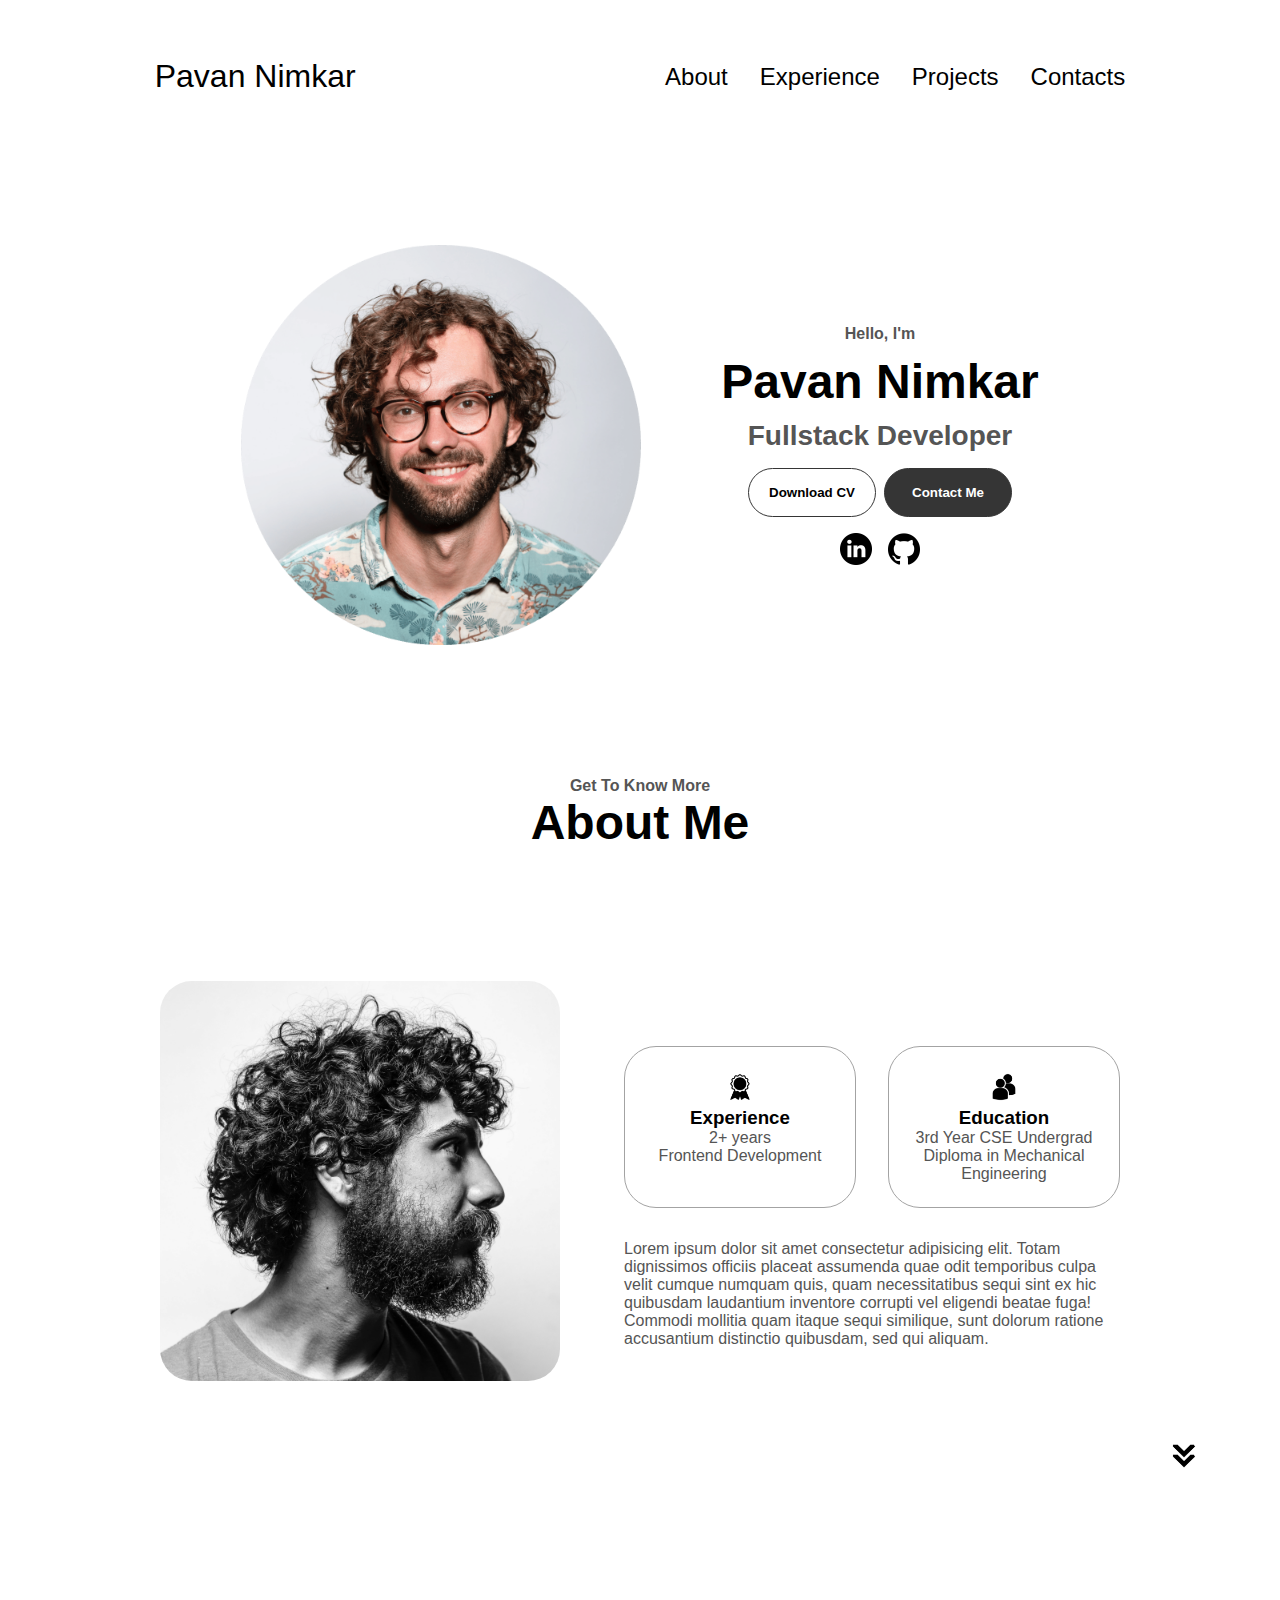
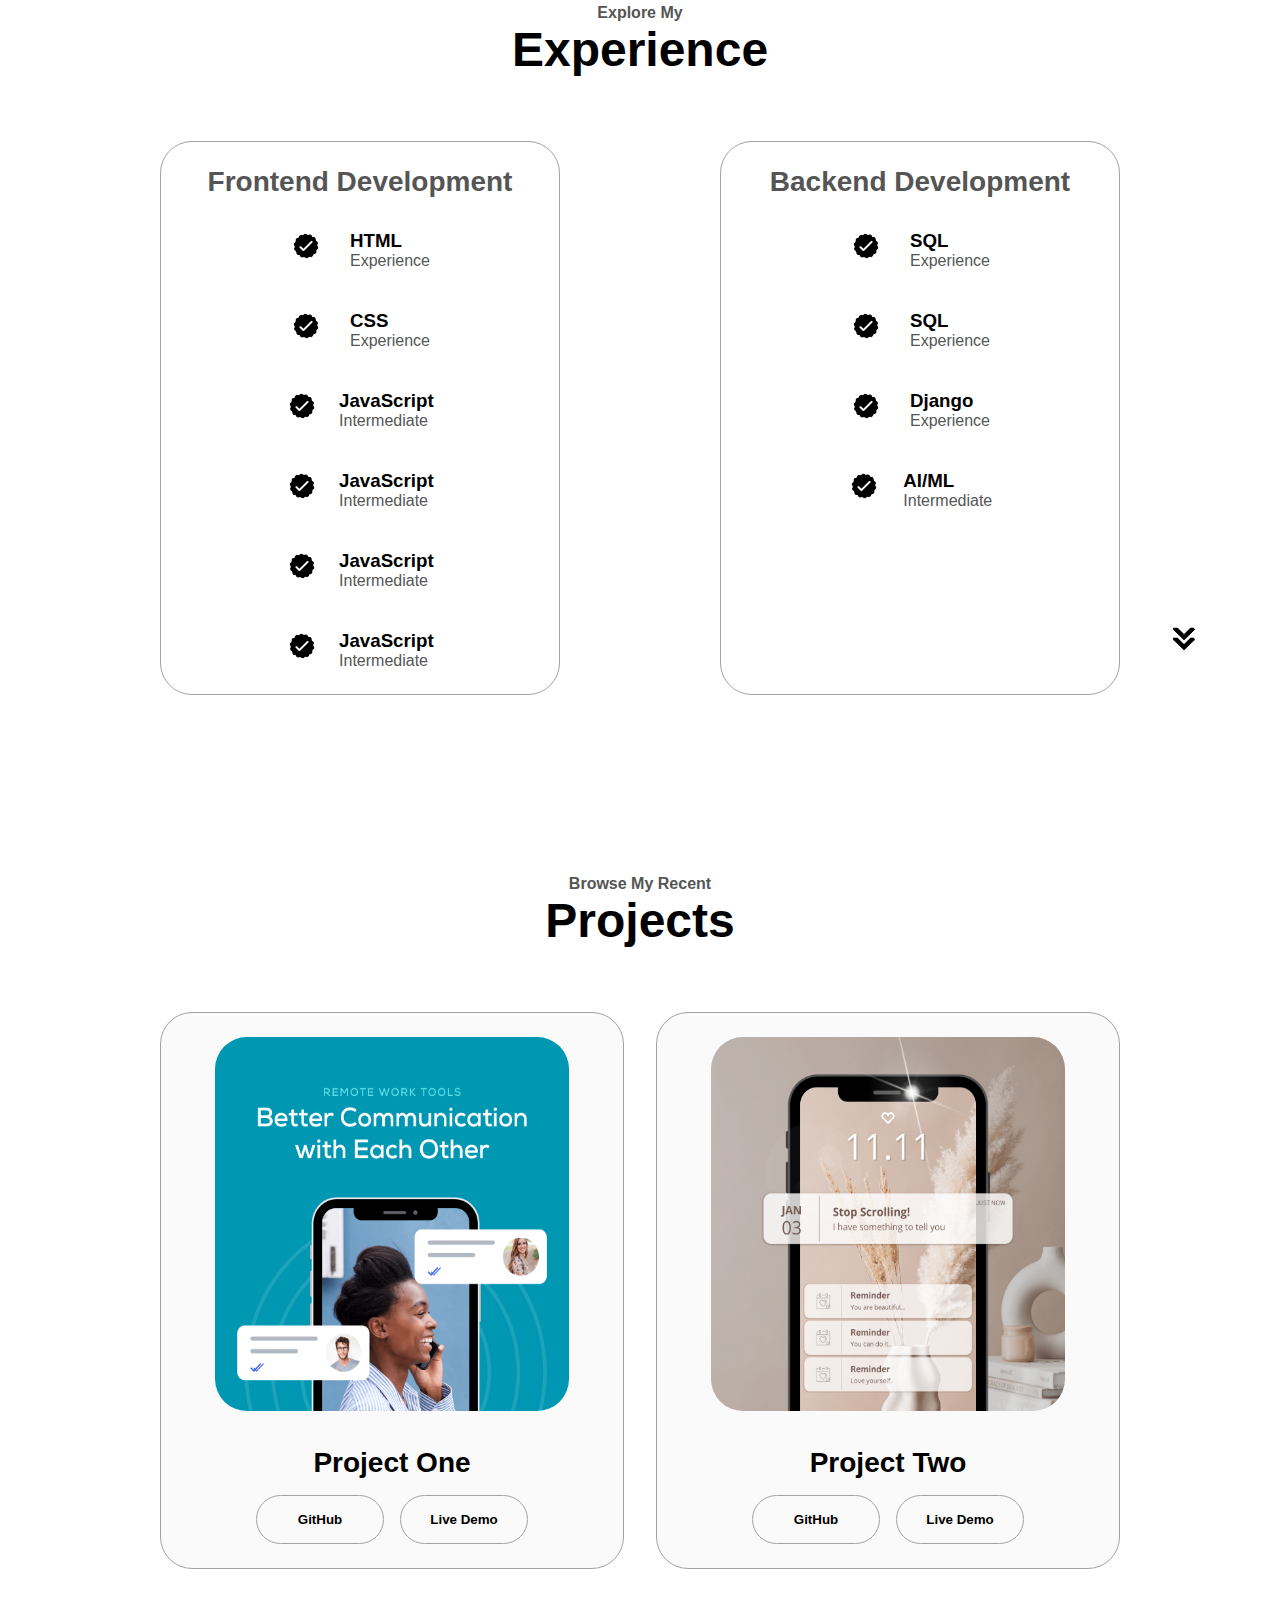
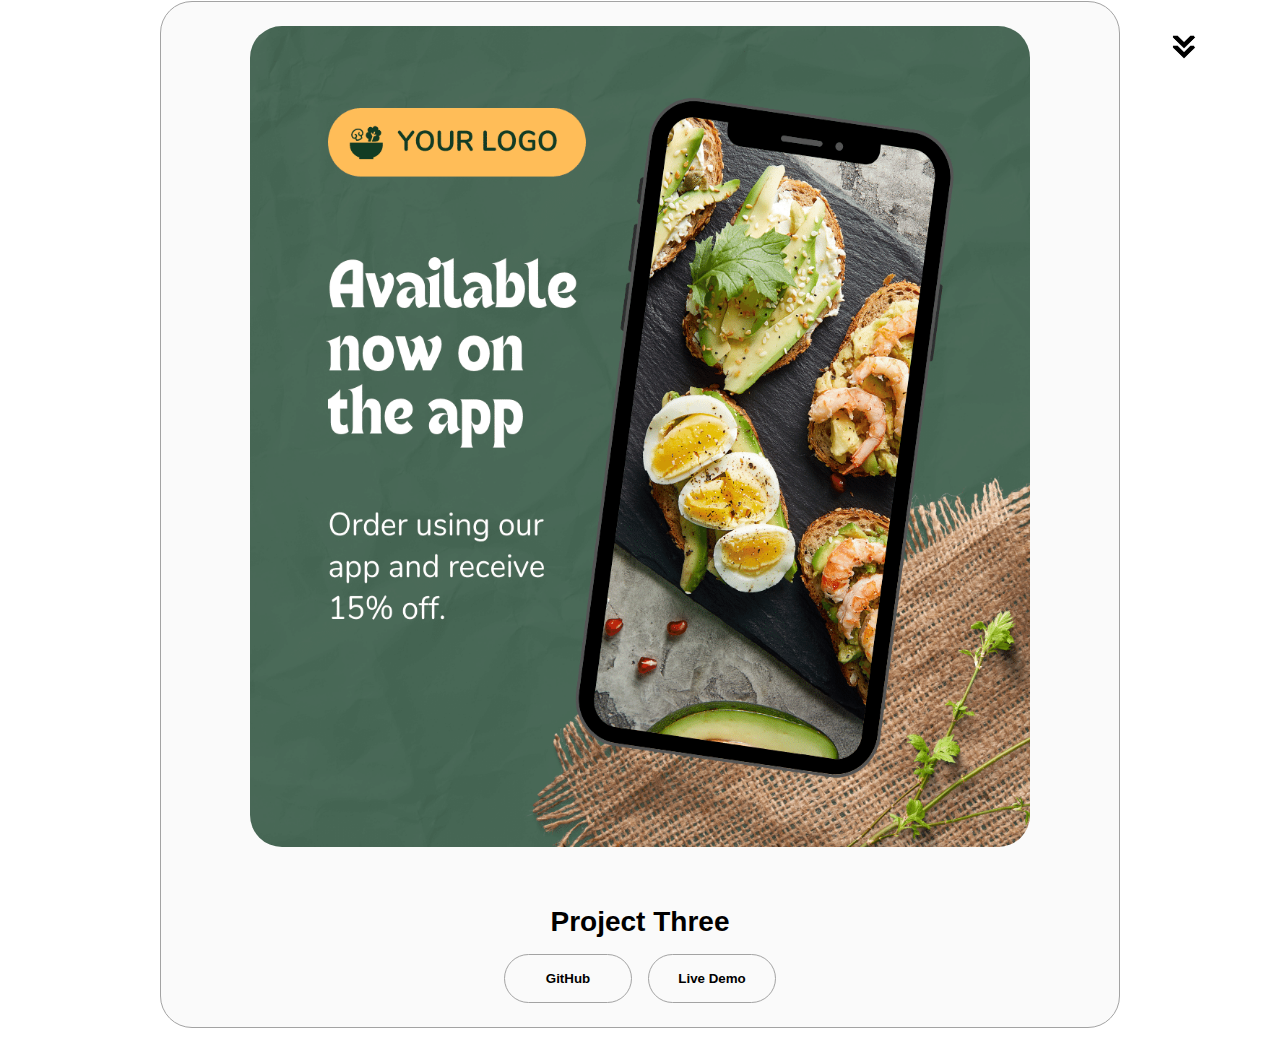
<file: Portfolio Website/index.html>
<!DOCTYPE html>
<html lang="en">
  <head>
    <meta charset="UTF-8" />
    <meta name="viewport" content="width=device-width, initial-scale=1.0" />
    <title>Pavan Nimkar</title>
    <link rel="icon" href="assets/file.png" type="images/x-icon" />
    <link rel="stylesheet" href="styles.css" />
    <link rel="stylesheet" href="mediaqueries.css" />
  </head>
  <body>
    <!-- Navigation Bar -->
    <nav class="desktop-nav">
      <div class="logo">Pavan Nimkar</div>
      <div>
        <ul class="nav-links">
          <li><a href="#about">About</a></li>
          <li><a href="#experience">Experience</a></li>
          <li><a href="#projects">Projects</a></li>
          <li><a href="#contacts">Contacts</a></li>
        </ul>
      </div>
    </nav>
    <!-- hamburger nav -->
    <nav id="hamburger-nav">
      <div class="logo">Pavan Nimkar</div>
      <div class="hamburger-menu">
        <div class="hamburger-icon" onclick="toggleMenu()">
          <span></span>
          <span></span>
          <span></span>
        </div>
        <div class="menu-links">
          <li><a href="#about" onclick="toggleMenu()">About</a></li>
          <li><a href="#experience" onclick="toggleMenu()">Experience</a></li>
          <li><a href="#projects" onclick="toggleMenu()">Projects</a></li>
          <li><a href="#contacts" onclick="toggleMenu()">Contacts</a></li>
        </div>
      </div>
    </nav>
    <!-- Hero Section -->
    <section id="profile">
      <div class="section__pic-container">
        <img src="./assets/profile-pic.png" alt="John Profile Picture" />
      </div>
      <div class="section__text__btn">
        <div class="section__text">
          <div class="section__text__p1">Hello, I'm</div>
          <h1 class="title">Pavan Nimkar</h1>
          <div class="section__text__p2">Fullstack Developer</div>
        </div>
        <div class="btn-container">
          <div class="btns">
            <button
              class="btn btn-color-2"
              onclick="window.open('./assets/resume-example.pdf')"
            >
              Download CV
            </button>
            <button
              class="btn btn-color-1"
              onclick="location.href='./#contact'"
            >
              Contact Me
            </button>
          </div>

          <div id="socials-container">
            <img
              src="./assets/linkedin.png"
              alt="My linkedin Profile"
              class="icon"
              onclick="location.href='https://linkedin.com'"
            />
            <img
              src="./assets/github.png"
              alt="My GitHub Profile"
              class="icon"
              onclick="location.href='https://github.com'"
            />
          </div>
        </div>
      </div>
    </section>
    <!-- About Section -->
    <section id="about">
      <div class="section__text__p1">Get To Know More</div>
      <h1 class="title">About Me</h1>
      <div class="section-container">
        <div class="section__pic-container">
          <img
            src="./assets/about-pic.png"
            alt="profile-pic"
            class="about-pic"
          />
        </div>
        <div class="about-details-container">
          <div class="about-containers">
            <div class="details-container">
              <img
                src="./assets/experience.png"
                alt="experience-icon"
                class="icon"
              />
              <h3>Experience</h3>
              <p>2+ years <br />Frontend Development</p>
            </div>
            <div class="details-container">
              <img
                src="./assets/education.png"
                alt="education-icon"
                class="icon"
              />
              <h3>Education</h3>
              <p>
                3rd Year CSE Undergrad<br />Diploma in Mechanical Engineering
              </p>
            </div>
          </div>
          <div class="text-container">
            <p>
              Lorem ipsum dolor sit amet consectetur adipisicing elit. Totam
              dignissimos officiis placeat assumenda quae odit temporibus culpa
              velit cumque numquam quis, quam necessitatibus sequi sint ex hic
              quibusdam laudantium inventore corrupti vel eligendi beatae fuga!
              Commodi mollitia quam itaque sequi similique, sunt dolorum ratione
              accusantium distinctio quibusdam, sed qui aliquam.
            </p>
          </div>
        </div>
      </div>
      <img
        src="./assets/arrow.png"
        alt="arrow"
        class="icon arrow"
        onclick="location.href='./#experience'"
      />
    </section>
    <!-- Experience Section -->
    <section id="experience">
      <p class="section__text__p1">Explore My</p>
      <h1 class="title">Experience</h1>
      <div class="experience-details-container">
        <div class="about-container exp">
          <div class="details-container">
            <h2 class="experience-sub-title">Frontend Development</h2>
            <div class="article-container">
              <article>
                <img
                  src="./assets/checkmark.png"
                  alt="checkmark"
                  class="icon"
                />
                <div>
                  <h3>HTML</h3>
                  <p>Experience</p>
                </div>
              </article>
              <article>
                <img
                  src="./assets/checkmark.png"
                  alt="checkmark"
                  class="icon"
                />
                <div>
                  <h3>CSS</h3>
                  <p>Experience</p>
                </div>
              </article>
              <article>
                <img
                  src="./assets/checkmark.png"
                  alt="checkmark"
                  class="icon"
                />
                <div>
                  <h3>JavaScript</h3>
                  <p>Intermediate</p>
                </div>
              </article>
              <article>
                <img
                  src="./assets/checkmark.png"
                  alt="checkmark"
                  class="icon"
                />
                <div>
                  <h3>JavaScript</h3>
                  <p>Intermediate</p>
                </div>
              </article>
              <article>
                <img
                  src="./assets/checkmark.png"
                  alt="checkmark"
                  class="icon"
                />
                <div>
                  <h3>JavaScript</h3>
                  <p>Intermediate</p>
                </div>
              </article>
              <article>
                <img
                  src="./assets/checkmark.png"
                  alt="checkmark"
                  class="icon"
                />
                <div>
                  <h3>JavaScript</h3>
                  <p>Intermediate</p>
                </div>
              </article>
            </div>
          </div>
          <div class="details-container">
            <h2 class="experience-sub-title">Backend Development</h2>
            <div class="article-container">
              <article>
                <img
                  src="./assets/checkmark.png"
                  alt="checkmark"
                  class="icon"
                />
                <div>
                  <h3>SQL</h3>
                  <p>Experience</p>
                </div>
              </article>
              <article>
                <img
                  src="./assets/checkmark.png"
                  alt="checkmark"
                  class="icon"
                />
                <div>
                  <h3>SQL</h3>
                  <p>Experience</p>
                </div>
              </article>
              <article>
                <img
                  src="./assets/checkmark.png"
                  alt="checkmark"
                  class="icon"
                />
                <div>
                  <h3>Django</h3>
                  <p>Experience</p>
                </div>
              </article>
              <article>
                <img
                  src="./assets/checkmark.png"
                  alt="checkmark"
                  class="icon"
                />
                <div>
                  <h3>AI/ML</h3>
                  <p>Intermediate</p>
                </div>
              </article>
            </div>
          </div>
        </div>
      </div>
      <img
        src="./assets/arrow.png"
        alt="arrow"
        class="icon arrow"
        onclick="location.href='./#experience'"
      />
    </section>
    <!-- Projects Section -->
    <section id="projects">
      <p class="section__text__p1">Browse My Recent</p>
      <h1 class="title">Projects</h1>
      <div class="experience-details-container">
        <div class="about-containers project-containers">
          <div class="details-container color-container">
            <div class="article-container">
              <img
                src="./assets/project-1.png"
                alt="project-1"
                class="project-img"
              />
            </div>
            <div class="experience-sub-title project-title">Project One</div>
            <div class="btn-container project-btns">
              <button
                class="btn btn-color-2 project-btn"
                onclick="location.href='https://github.com'"
              >
                GitHub
              </button>
              <button
                class="btn btn-color-2 project-btn"
                onclick="location.href='https://github.com'"
              >
                Live Demo
              </button>
            </div>
          </div>
          <div class="details-container color-container">
            <div class="article-container">
              <img
                src="./assets/project-2.png"
                alt="project-1"
                class="project-img"
              />
            </div>
            <div class="experience-sub-title project-title">Project Two</div>
            <div class="btn-container project-btns">
              <button
                class="btn btn-color-2 project-btn"
                onclick="location.href='https://github.com'"
              >
                GitHub
              </button>
              <button
                class="btn btn-color-2 project-btn"
                onclick="location.href='https://github.com'"
              >
                Live Demo
              </button>
            </div>
          </div>
          <div class="details-container color-container">
            <div class="article-container">
              <img
                src="./assets/project-3.png"
                alt="project-1"
                class="project-img"
              />
            </div>
            <div class="experience-sub-title project-title">Project Three</div>
            <div class="btn-container project-btns">
              <button
                class="btn btn-color-2 project-btn"
                onclick="location.href='https://github.com'"
              >
                GitHub
              </button>
              <button
                class="btn btn-color-2 project-btn"
                onclick="location.href='https://github.com'"
              >
                Live Demo
              </button>
            </div>
          </div>
        </div>
      </div>
      <img
        src="./assets/arrow.png"
        alt="arrow"
        class="icon arrow"
        onclick="location.href='./#experience'"
      />
    </section>
    <section id="contacts">
      <p class="section__text__p1">Get In Touch</p>
      <h1 class="title">Contact Me</h1>
      <div class="contact-info-upper-container">
        <div class="contact-info-container">
          <a href="mailto:pavannnimkar@gmail.com"
            ><img
              src="./assets/email.png"
              alt="email"
              class="icon contact-icon email-icon"
          /></a>
          <p><a href="mailto:pavannnimkar@gmail.com">Gmail</a></p>
        </div>

        <div class="contact-info-container">
          <a href="https://linkedin.com"
            ><img
              src="./assets/linkedin.png"
              alt="email"
              class="icon contact-icon"
          /></a>
          <p><a href="https://linkedin.com">LinkedIn</a></p>
        </div>
      </div>
    </section>
    <!-- Footer -->
    <footer>
      <nav class="footer-nav">
        <div class="nav-links-container">
          <ul class="nav-links">
            <li><a href="#about">About</a></li>
            <li><a href="#experience">Experience</a></li>
            <li><a href="#projects">Projects</a></li>
            <li><a href="#contacts">Contacts</a></li>
          </ul>
        </div>
      </nav>
      <p>Copyright &#169; 2024 Pavan Nimkar. All Rights Reserved</p>
    </footer>
    <script src="script.js"></script>
  </body>
</html>
</file>
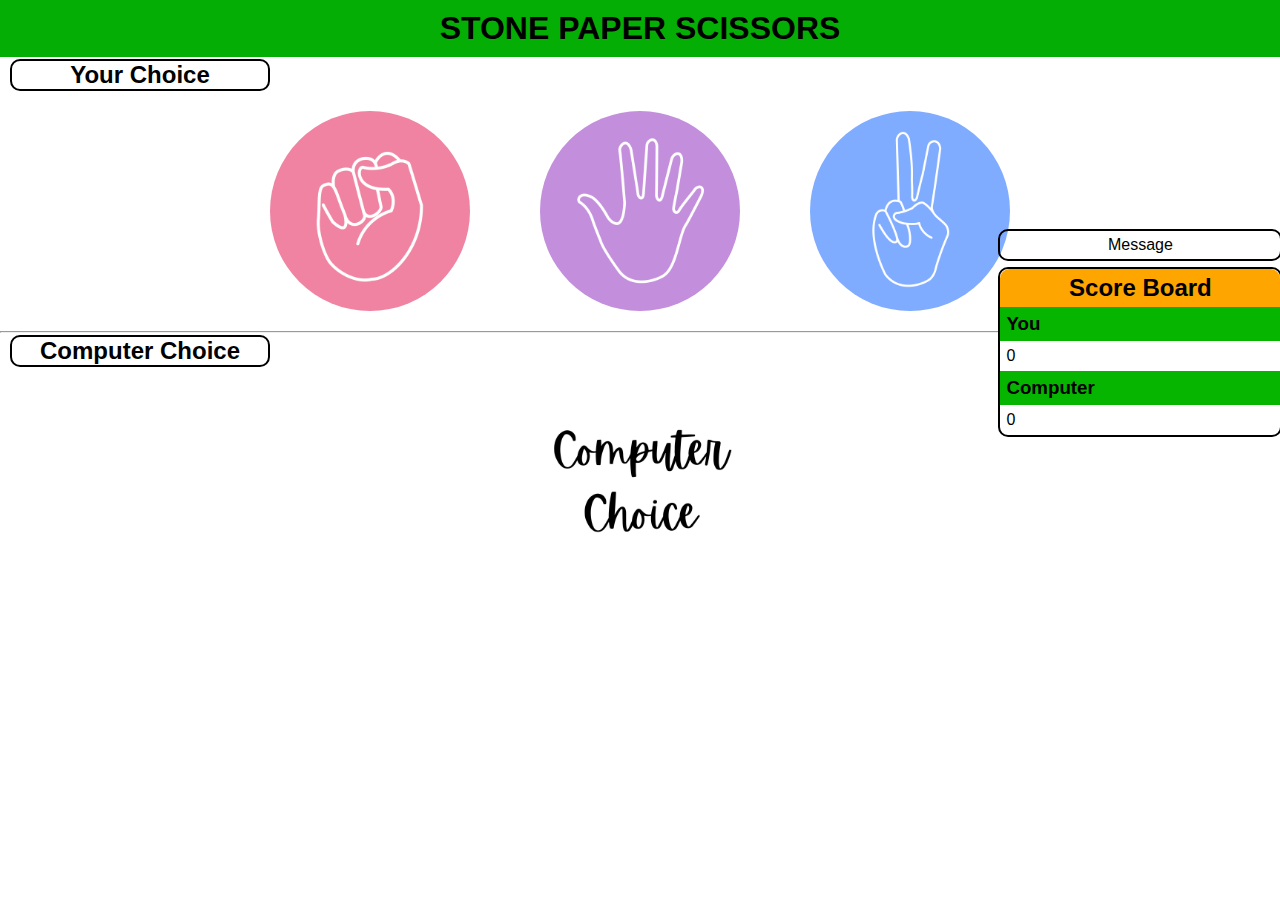
<file: Rock Paper Game/index.html>
<!DOCTYPE html>
<html lang="en">
<head>
    <meta charset="UTF-8">
    <meta name="viewport" content="width=device-width, initial-scale=1.0">
    <title>Stone Paper Scissors</title>
    <link rel="shortcut icon" href="./Assets/favicon.ico" type="image/x-icon">
    <link rel="stylesheet" href="styles.css">
</head>
<body>
    <h1>STONE PAPER SCISSORS</h1>
    <main>

        <!-- user section -->
        <section id="user-section">
            <h2 class="bck-title">Your Choice</h2>
            <div class="choices">
                <div class="choice" id="rock">
                    <img src="./Assets/rock.png" alt="rock">
                </div>
                <div class="choice" id="paper">
                    <img src="./Assets/paper.png" alt="paper">
                </div>
                <div class="choice" id="scissors">
                    <img src="./Assets/scissors.png" alt="scissors">
                </div>
            </div>
        </section>

        <!-- score board -->
        <section id="score-board">
            <div class="msg-box">
                <p id="msg">Message</p>
            </div>
            <div class="score">
                <h2>Score Board</h2>
                    <section id="user-score-board">
                        <h3>You</h3>
                        <p id="user-score">0</p>
                    </section>
                    <section id="computer-score-board">
                        <h3>Computer</h3>
                        <p id="computer-score">0</p>
                    </section>
            </div>
        </section>
        <hr id="horizontal-line">

        <!-- computer-section -->
        <section id="computer-section">
            <h2 class="bck-title">Computer Choice</h2>
            <div class="choices">
                <div class="choice" id="choice-div">
                    <img src="./Assets/CompChoice.png" alt="rock" id="comp-choice">
                </div>
            </div>
        </section>
    </main>
    <script src="index.js"></script>
</body>
</html>
</file>
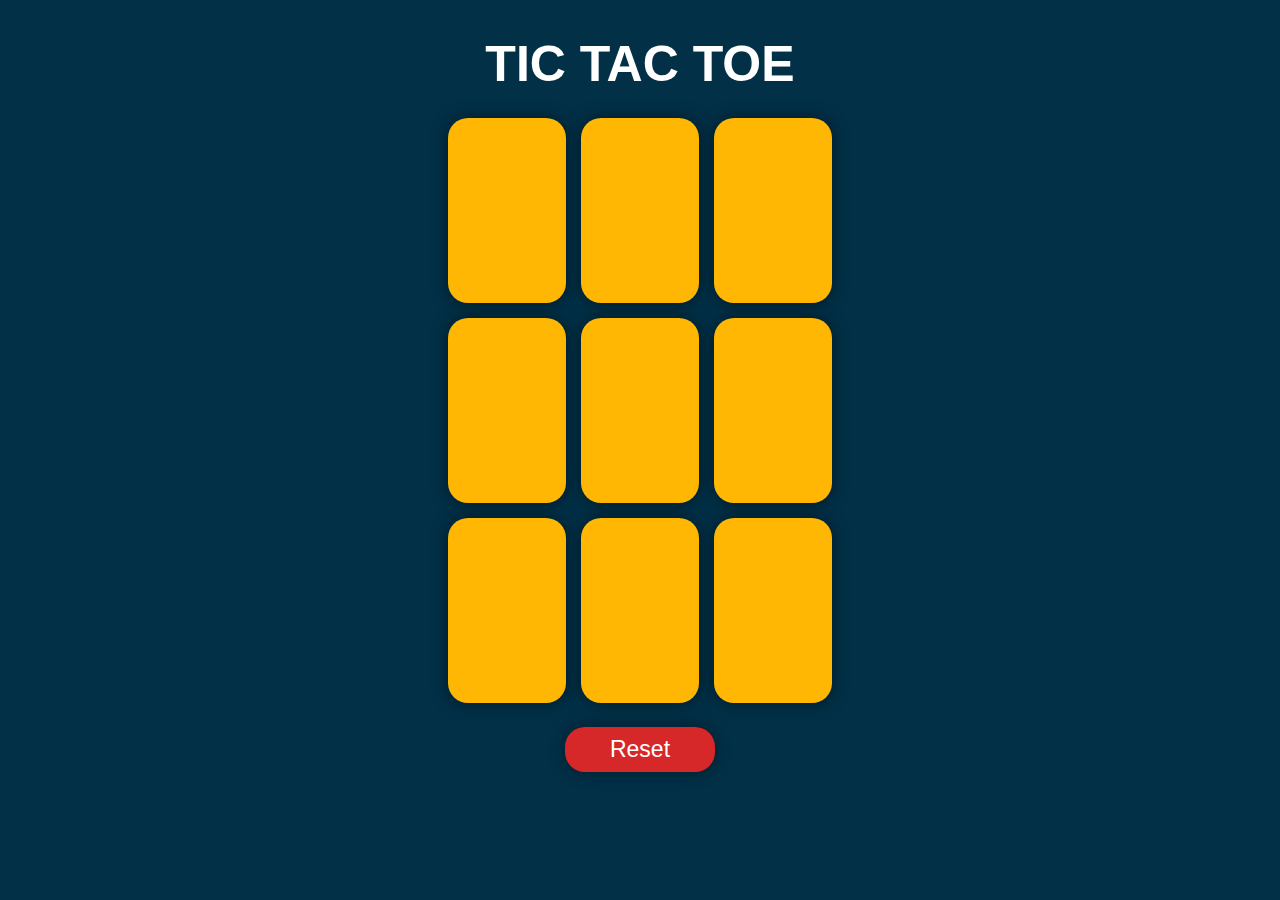
<file: Tic Tac Toe/index.html>
<!DOCTYPE html>
<html lang="en">
  <head>
    <meta charset="UTF-8" />
    <meta name="viewport" content="width=device-width, initial-scale=1.0" />
    <title>Tic Tac Toe</title>
    <link rel="icon" href="./Assets/favicon.ico" type="image/x-icon" />
    <link rel="stylesheet" href="styles.css" />
  </head>
  <body>
    <main>
      <!-- headline -->
      <section>
        <h1 id="title">TIC TAC TOE</h1>
      </section>

      <section>
        <div class="winner">
          <div class="msg">Winner</div>
          <button id="new-btn">New Game</button>
        </div>
      </section>

      <!-- main game -->
      <section>
        <div class="game-container">
          <button class="box"></button>
          <button class="box"></button>
          <button class="box"></button>
          <button class="box"></button>
          <button class="box"></button>
          <button class="box"></button>
          <button class="box"></button>
          <button class="box"></button>
          <button class="box"></button>
        </div>
      </section>

      <!-- status msg -->
      <!-- <section id="status-block">
        <div class="msg">message</div> -->
      <!-- score board -->
      <!-- <div class="score-board">
          grid
          <div class="score">SCORE BOARD</div>
          <div class="player-score" id="Player1">
            <p>Player 1</p>
            <p class="scores">0</p>
          </div>
          <div class="player-score" id="Player2">
            <p>Player 2</p>
            <p class="scores">0</p>
          </div>
        </div> -->
      <!-- </section> -->

      <!-- reset -->
      <section>
        <center>
          <button id="reset-btn">Reset</button>
        </center>
      </section>
    </main>
    <script src="index.js"></script>
  </body>
</html>
</file>
<file: Portfolio Website/styles.css>
/* General Styling */

* {
  margin: 0;
  padding: 0;
}

@import url("https://fonts.googleapis.com/css2?family=Poppins:ital,wght@0,100;0,200;0,300;0,400;0,500;0,600;0,700;0,800;0,900;1,100;1,200;1,300;1,400;1,500;1,600;1,700;1,800;1,900&display=swap");

body {
  font-family: "Poppins", sans-serif;
}

html {
  scroll-behavior: smooth;
}

p {
  color: rgb(85, 85, 85);
}

a,
.btn {
  transition: all 300ms ease;
}

/* Desktop Nav */

nav,
.nav-links {
  display: flex;
  justify-content: space-around;
  align-items: center;
  height: 17vh;
}

.nav-links {
  gap: 2rem;
  list-style: none;
  font-size: 1.5rem;
}

a {
  color: black;
  text-decoration: none;
  text-decoration-color: white;
}

a:hover {
  color: gray;
  text-decoration: underline;
  text-underline-offset: 1rem;
  text-decoration-color: rgb(181, 181, 181);
}

.logo {
  font-size: 2rem;
}

.logo:hover {
  cursor: default;
}

/* Hamburger */
#hamburger-nav {
  display: none;
}

.hamburger-menu {
  position: relative;
  display: inline-block;
}

.hamburger-icon {
  display: flex;
  flex-direction: column;
  justify-content: space-between;
  height: 24px;
  width: 30px;
  cursor: pointer;
}

.hamburger-icon span {
  background-color: black;
  height: 2px;
  width: 100%;
  transition: all 0.3s ease-in-out;
}

.menu-links {
  position: absolute;
  top: 100%;
  right: 0;
  max-height: 0;
  background-color: white;
  width: fit-content;
  overflow: hidden;
  transition: all 0.3s ease-in-out;
}

.menu-links a {
  color: black;
  text-decoration: none;
  padding: 10px;
  text-align: center;
  display: block;
  transition: all 0.3s ease-in-out;
  font-size: 1.5rem;
}

.menu-links li {
  list-style: none;
}

.menu-links.open {
  max-height: 300px;
}

.hamburger-icon.open span:first-child {
  transform: rotate(45deg) translate(10px, 5px);
}

.hamburger-icon.open span:nth-child(2) {
  display: none;
}

.hamburger-icon.open span:last-child {
  transform: rotate(-45deg) translate(10px, -5px);
}

/* Section */

section {
  padding-top: 4vh;
  height: 96vh;
  margin: 3.5rem 10rem;
  max-height: fit-content;
  box-sizing: border-box;
}

.section-container {
  display: flex;
}

/* Profile Section */

#profile {
  display: flex;
  justify-content: center;
  align-items: center;
  gap: 5rem;
  height: 90vh;
}

.section__pic-container {
  height: 400px;
  display: flex;
  width: 400px;
  margin: auto 0;
}

.section__text__btn {
  display: flex;
  flex-direction: column;
  /* margin-top: 6rem; */
}

.section__text {
  display: flex;
  flex-direction: column;
  align-self: center;
  text-align: center;
  gap: 0.7rem;
}

.section__text__p1 {
  text-align: center;
  font-weight: 600;
  color: #555555;
  /* font-size: 1.75rem; */
  /* margin: 1rem; */
}

.section__text__p2 {
  text-align: center;
  font-size: 1.75rem;
  font-weight: 600;
  color: #555555;
  /* margin-bottom: 1rem; */
}
.title {
  font-size: 3rem;
  text-align: center;
  /* margin: 1rem; */
}

.section__text p {
  font-weight: 600;
}

#socials-container {
  display: flex;
  justify-content: center;
  gap: 1rem;
  margin-top: 1rem;
}

/* icons */
.icon {
  height: 2rem;
  cursor: pointer;
}

/* button */
.btn-container {
  display: flex;
  flex-direction: column;
  justify-content: center;
}

.btns {
  display: flex;
  justify-content: center;
  margin-top: 1rem;
  gap: 0.5rem;
}

.btn {
  font-weight: 600;
  width: 8rem;
  padding: 1rem;
  border-radius: 2rem;
  transition: all 300ms ease;
}

.btn-color-1,
.btn-color-2 {
  border: rgb(53, 53, 53) 0.1rem solid;
}

.btn-color-1:hover,
.btn-color-2:hover {
  cursor: pointer;
}

.btn-color-1,
.btn-color-2:hover {
  background-color: rgb(53, 53, 53);
  color: white;
}

.btn-color-1:hover {
  background-color: black;
}

.btn-color-2 {
  background: none;
}

.btn-color-2:hover {
  border: 0.1rem solid white;
}

/* About section */

#about {
  position: relative;
}

.about-containers {
  gap: 2rem;
  display: flex;
  margin: 2rem 0;
}

.about-details-container {
  justify-content: center;
  flex-direction: column;
  display: flex;
}

.about-containers,
.about-details-container {
  display: flex;
}

.about-pic {
  border-radius: 2rem;
}

.arrow {
  position: absolute;
  right: -5rem;
  bottom: 2.5rem;
}

.details-container {
  padding: 1.5rem;
  flex: 1;
  background: white;
  border: rgb(53, 53, 53) 0.1rem solid;
  border-radius: 2rem;
  border-color: rgb(163, 163, 163);
  text-align: center;
}

.section-container {
  gap: 4rem;
  height: 80%;
}

.section__pic-container {
  height: 400px;
  width: 400px;
  margin: auto 0;
}

/* Experience Section */

#experience {
  position: relative;
  margin-bottom: 9rem;
  /* margin-top: 5rem;
  padding-top: 0; */
}

.experience-sub-title {
  color: rgb(85, 85, 85);
  font-weight: 600;
  font-size: 1.75rem;
  margin-bottom: 2rem;
}

.experience-details-container {
  display: flex;
  flex-direction: column;
  justify-content: center;
  margin-top: 2rem;
}

.article-container {
  display: flex;
  text-align: initial;
  flex-wrap: wrap;
  justify-content: space-around;
  gap: 2.5rem;
}

article {
  display: flex;
  gap: 0.5rem;
  width: 10rem;
  justify-content: space-around;
}

.exp {
  display: flex;
  gap: 10rem;
  margin-top: 2rem;
}

/* Projects Section */
#projects {
  position: relative;
}

.color-container {
  display: flex;
  flex-direction: column;
  justify-content: center;
  align-items: center;
}
.article-container {
  overflow: hidden;
}

.project-img {
  width: 95%;
  height: 95%;
  border-radius: 2rem;
}

.project-title {
  margin: 1rem;
  color: black;
}

.project-btns {
  display: flex;
  flex-direction: row;
  justify-content: center;
  gap: 1rem;
}

.color-container {
  background-color: rgb(250, 250, 250);
  border-color: rgb(163, 163, 163);
}

.project-btn {
  border-color: rgb(163, 163, 163);
}

.project-containers {
  display: flex;
  /* flex-wrap: wrap; */
}

/* Contact Section */

#contact {
  height: 80vh;
}

.contact-info-upper-container {
  display: flex;
  /* flex-direction: row; */
  gap: 1rem;
  border: 0.1rem solid rgb(163, 163, 163);
  border-radius: 2rem;
  background-color: rgb(250, 250, 250);
  /* border-color: rgb(163, 163, 163); */
  justify-content: center;
  align-items: center;
  margin: 2rem auto;
  width: 22em;
  padding: 0.5rem;
}

.contact-info-container {
  display: flex;
  justify-content: center;
  align-items: center;
  gap: 0.5rem;
  margin: 1em;
}

.contact-info-container:hover {
  cursor: pointer;
}

.contact-info-container p {
  font-size: larger;
}

.email-icon {
  height: 2.5rem;
}

footer p {
  text-align: center;
  margin: 2rem auto;
}
</file>
<file: Portfolio Website/mediaqueries.css>
@media screen and (max-width: 1400px) {
  #profile {
    height: 83vh;
    margin-bottom: 6rem;
  }

  .about-containers {
    flex-wrap: wrap;
  }
}

@media screen and (max-width: 1200px) {
  .desktop-nav {
    display: none;
  }

  #hamburger-nav {
    display: flex;
    /* justify-content: center; */
    /* flex-direction: column; */
  }

  #experience,
  .experience-details-container {
    margin-top: 2rem;
  }

  .about-containers {
    flex-wrap: wrap;
    /* gap: 0.5rem; */
  }

  #profile,
  .section-container {
    display: block;
    /* margin: 0 auto; */
    /* align-content: center; */
  }

  .arrow {
    display: none;
  }

  section,
  .section-container {
    height: fit-content;
  }

  section {
    margin: 0 10%;
  }

  .exp {
    flex-wrap: wrap;
    align-content: center;

    gap: 0.5rem;
  }

  .section__pic-container {
    height: 275px;
    width: 275px;
    margin: 0 auto 2rem;
  }

  .text-container {
    text-align: justify;
  }

  .about-containers {
    margin-top: 0;
  }

  .nav-links-container {
    /* flex-direction: column; */
    height: fit-content;
  }

  .nav-links {
    height: fit-content;
    display: flex;
    flex-direction: column;
    margin-top: 4rem;
  }

  .contact {
    justify-content: center;
  }

  footer {
    display: flex;
    flex-direction: column;
    height: fit-content;
    gap: 2rem;
  }

  footer p {
    font-size: 1rem;
    margin: 5rem auto;
  }

  .contact-info-upper-container {
    justify-content: center;
    align-self: center;
    width: 18rem;
  }

  #experience {
    margin-bottom: 1rem;
  }

  .about-pic {
    margin-top: 1rem;
  }
}
</file>
<file: Rock Paper Game/styles.css>
* {
    padding: 0;
    margin: 0;
    font-family: Arial, Helvetica, sans-serif;
}

h1 {
    /* margin: 10px; */
    padding: 10px;
    text-align: center;
    background-color: rgb(5, 174, 5);
    border: none;
}

.bck-title {
    /* padding: 10px; */
    border: 2px solid black;
    width: 20%;
    border-radius: 10px;
    margin-top: 2px;
    text-align: center;
}

#user-section h2, #computer-section h2 {
    margin-left: 10px;
}

.choices {
    display: flex;
    justify-content: center;
    align-items: center;
    margin: 15px 0px;
}

.choice {
    height: 200px;
    width: 200px;
    border-radius: 50%;
    margin: 0 30px;
    /* padding: 5px; */
    border: 5px solid white;
    /* border: hidden; */
}

.choice img {
    height: 200px;
    width: 200px;
    border-radius: 50%;
    object-fit: cover;
}

.score {
    border: 2px solid black;
    display: inline-block;
    width: 280px;
    position: absolute;
    margin-left: 78%;
    height: auto;
    margin-top: -5%;
}

.msg-box {
    border: 2px solid black;
    display: inline-block;
    width: 280px;
    position: absolute;
    margin-left: 78%;
    height: auto;
    margin-top: -8%;
}

.msg-box p {
    margin: 5px;
    text-align: center;
}

.msg-box, .score {
    border-radius: 10px;
}

/* score board */

.score h2 {
    text-align: center;
    padding: 5px;
    background-color: orange;
    border: none;
    border-top-left-radius: 9.5px;
    border-top-right-radius: 9.5px;
}

.score h3, .score p {
    padding: 6px;
}

#horizontal-line {
    background-color: black;
    z-index: 100;
}

.score h3 {
    background-color: rgb(6, 181, 0);
}

/* hover effects */
.choice:hover {
    border: 5px solid black;
}

#choice-div {
    border: none;
}

#choice-div:hover {
    border: none;
}
</file>
<file: Tic Tac Toe/styles.css>
* {
  margin: 0;
  padding: 0;
}

:root {
  --light-blue: #8ecae6;
  --m-blue: #219ebc;
  --d-blue: #023047;
  --yellow: #ffb703;
  --mango: #fb8500;
}

body {
  background-color: var(--d-blue);
}

h1 {
  color: white;
  font-family: Arial, Helvetica, sans-serif;
  text-align: center;
  margin-top: 35px;
  margin-bottom: 25px;
  font-size: 50px;
}

.game-container {
  display: grid;
  grid-template-columns: repeat(3, 1fr);
  grid-template-rows: repeat(3, 1fr);
  height: 65vh;
  width: 30vw;
  /* margin-top: auto; */
  margin-left: auto;
  margin-right: auto;
  gap: 15px;
}

.box {
  background-color: var(--yellow);
  border-radius: 20px;
  border: none;
  color: #ff006e;
  font-family: Arial, Helvetica, sans-serif;
  font-size: 70px;
  box-shadow: 0 0 1rem rgba(0, 0, 0, 0.5);
}

.box:active {
  border: 1px solid rgba(0, 0, 0, 0.893);
}

#reset-btn {
  width: 150px;
  height: 45px;
  border: none;
  border-radius: 20px;
  background-color: #d62828;
  font-family: Arial, Helvetica, sans-serif;
  font-size: 23px;
  margin: 24px;
  box-shadow: 0 0 1rem rgba(0, 0, 0, 0.4);
  color: white;
}

#reset-btn:active {
  border: 1px solid rgba(0, 0, 0, 0.893);
}

#status-block {
  width: 250px;
  position: absolute;
  top: 190px;
  left: 100px;
  font-family: Arial, Helvetica, sans-serif;
}

.msg {
  background-color: var(--light-blue);
  border-radius: 20px;
  display: flex;
  align-items: center;
  justify-content: center;
  height: 50px;
  width: 50%;
  box-shadow: 0 0 1rem rgba(0, 0, 0, 0.4);
  font-size: 25px;
}

.score-board {
  width: 100%;
  /* background-color: aquamarine; */
  height: 140px;
  border-radius: 20px;
  margin-top: 10px;
  display: grid;
  grid-template-columns: repeat(2, 1fr);
  grid-template-rows: repeat(4, 1fr);
  box-shadow: 0 0 1rem rgba(0, 0, 0, 0.4);
}

.score-board div {
  display: flex;
}

.score {
  grid-column-start: 1;
  grid-column-end: 3;
  background-color: #ff006e;
  border-top-left-radius: 20px;
  border-top-right-radius: 20px;
  align-items: center;
  justify-content: center;
  color: white;
  font-weight: 700;
}

.player-score {
  grid-row-start: 2;
  grid-row-end: 5;
}

.player-score {
  flex-direction: column;
  padding-top: 22px;
  align-items: center;
  background-color: white;
  font-weight: 700;
}

.scores {
  margin-top: 4px;
  font-size: 35px;
  font-weight: 200;
}

#Player1 {
  border-bottom-left-radius: 20px;
  border-right: 1px solid black;
}

#Player2 {
  border-bottom-right-radius: 20px;
}

.winner {
  /* display: flex; */
  flex-direction: column;
  align-items: center;
  margin-top: 26vh;
  margin-bottom: 40vh;
  display: none;
}

#new-btn {
  width: 150px;
  height: 45px;
  border: none;
  border-radius: 20px;
  background-color: #d62828;
  font-family: Arial, Helvetica, sans-serif;
  font-size: 23px;
  margin: 25px;
  box-shadow: 0 0 1rem rgba(0, 0, 0, 0.4);
  color: white;
}

#new-btn:active {
  border: 1px solid rgba(0, 0, 0, 0.893);
}
</file>
